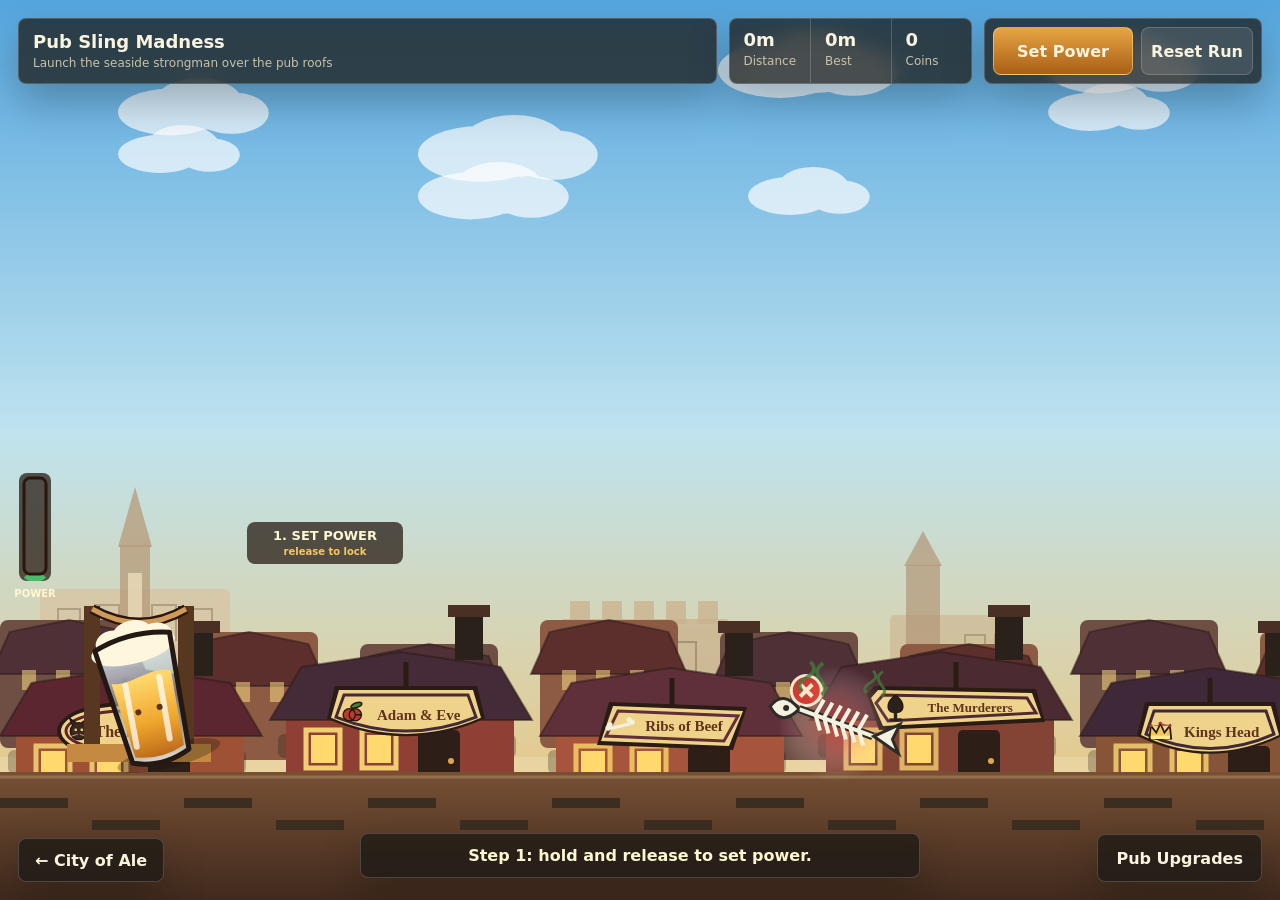
<file: pub-sling-madness/index.html>
<!doctype html>
<html lang="en">
  <head>
    <meta charset="utf-8">
    <meta name="viewport" content="width=device-width, initial-scale=1">
    <title>Pub Sling Madness</title>
    <link rel="stylesheet" href="style.css">
  </head>
  <body>
    <main class="game-shell">
      <canvas id="game" width="1280" height="720" aria-label="Pub Sling Madness game canvas"></canvas>
      <a class="back-link" href="/" target="_top" aria-label="Back to City of Ale">← City of Ale</a>
      <section class="hud" aria-label="Game controls and stats">
        <div class="brand">
          <span>Pub Sling Madness</span>
          <small>Launch the seaside strongman over the pub roofs</small>
        </div>
        <div class="stats">
          <div><b id="distance">0m</b><span>Distance</span></div>
          <div><b id="best">0m</b><span>Best</span></div>
          <div><b id="coins">0</b><span>Coins</span></div>
        </div>
        <div class="controls">
          <button id="launchButton" type="button">Hold to Pull</button>
          <button id="restartButton" type="button">Reset Run</button>
        </div>
      </section>
      <button class="shop-toggle" id="shopToggle" type="button" aria-expanded="false" aria-controls="shopPanel">Pub Upgrades</button>
      <aside class="shop" id="shopPanel" aria-label="Upgrade shop" aria-hidden="true">
        <h2>
          <span>Pub Upgrades</span>
          <button class="shop-close" id="shopClose" type="button" aria-label="Close upgrades">Close</button>
        </h2>
        <button data-upgrade="elastic">
          <span>Better Sling</span>
          <b id="elasticLevel">Lv 1</b>
          <small id="elasticCost">40 coins</small>
        </button>
        <button data-upgrade="bounce">
          <span>Stout Boots</span>
          <b id="bounceLevel">Lv 1</b>
          <small id="bounceCost">45 coins</small>
        </button>
        <button data-upgrade="luck">
          <span>Pub Luck</span>
          <b id="luckLevel">Lv 1</b>
          <small id="luckCost">55 coins</small>
        </button>
      </aside>
      <section class="toast" id="toast">Hold the launch button, release at the sweet spot.</section>
    </main>
    <script src="game.js"></script>
  </body>
</html>
</file>
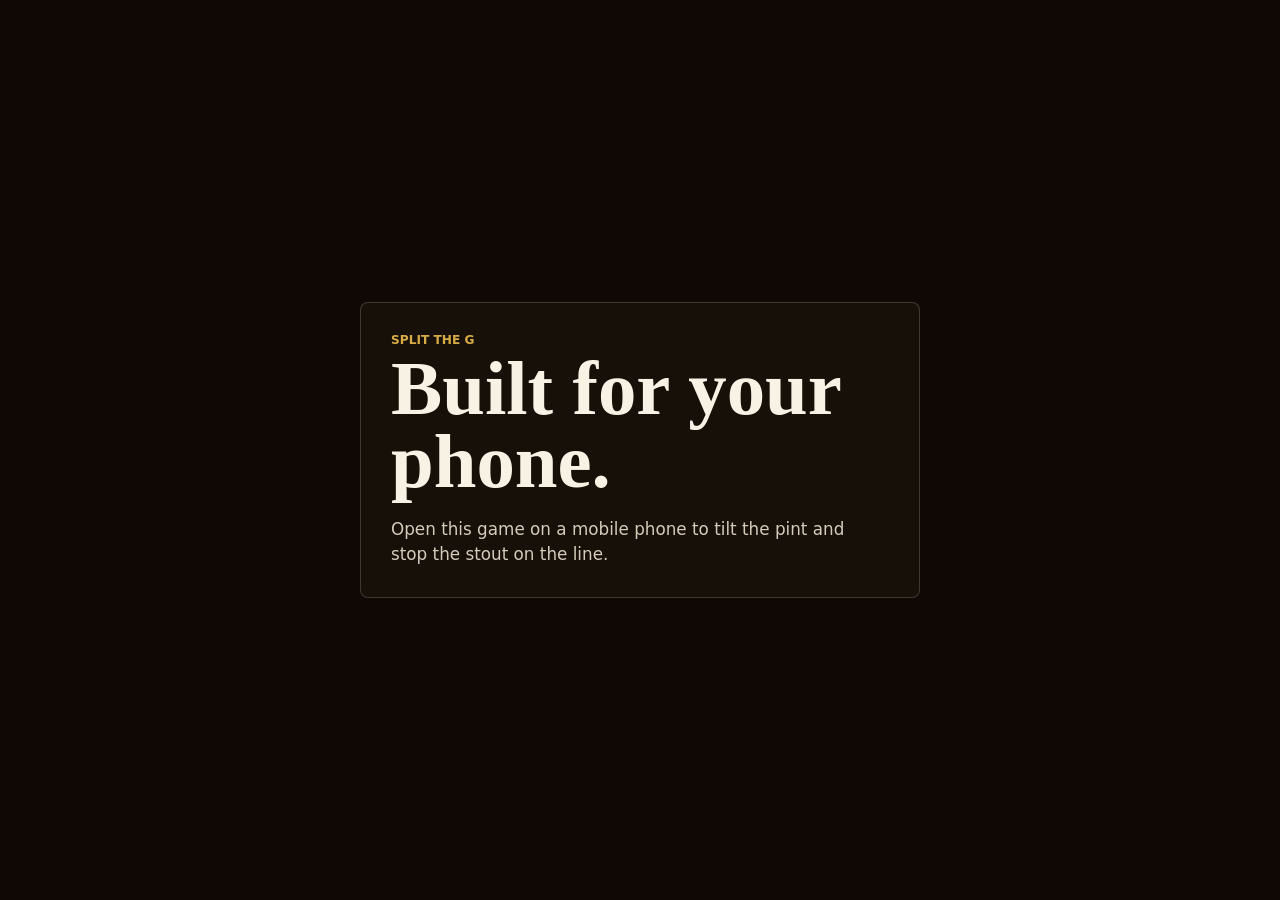
<file: split-the-g/index.html>
<!doctype html>
<html lang="en">
  <head>
    <meta charset="utf-8" />
    <meta name="viewport" content="width=device-width, initial-scale=1" />
    <meta name="screen-orientation" content="portrait" />
    <title>Split the G</title>
    <link rel="stylesheet" href="styles.css?v=32" />
  </head>
  <body>
    <main class="mobile-game" aria-label="Split the G tilt game">
      <div id="practiceGlass" class="pint-glass" aria-hidden="true">
        <div class="pint-liquid-mask">
          <div id="practiceBeer" class="pint-beer"></div>
          <div class="pint-head"></div>
        </div>
        <div class="target-g" aria-hidden="true">G</div>
        <div id="practiceTarget" class="target-zone" aria-hidden="true"><span></span></div>
      </div>

      <header class="game-header">
        <p class="game-name">Split the G</p>
        <div class="header-actions">
          <a class="exit-link" href="../" target="_top">Exit</a>
          <button id="soundToggle" class="icon-button" type="button" aria-pressed="true" aria-label="Toggle sound">Sound on</button>
        </div>
      </header>

      <section class="game-footer" aria-live="polite">
        <section class="game-status">
          <div><span>Round</span><strong id="roundValue">1</strong></div>
          <div><span>Best</span><strong id="bestScore">--</strong></div>
          <div><span>Score</span><strong id="scoreValue">--</strong></div>
        </section>
        <p id="feedback" class="feedback">Tap start, hold your phone straight, then tilt to pour. Straighten it to stop.</p>
        <div class="game-actions">
          <button id="tiltMode" class="primary" type="button" aria-pressed="false">Start tilt</button>
          <button id="practiceReset" type="button">Reset</button>
        </div>
      </section>
      <button id="practiceDrink" class="touch-pour" type="button">Hold to pour</button>
    </main>

    <section class="desktop-message" aria-label="Mobile game notice">
      <div>
        <p class="eyebrow">Split the G</p>
        <h1>Built for your phone.</h1>
        <p>Open this game on a mobile phone to tilt the pint and stop the stout on the line.</p>
      </div>
    </section>

    <script src="script.js?v=32"></script>
  </body>
</html>
</file>
<file: pub-sling-madness/style.css>
:root {
  color-scheme: dark;
  --ink: #f9f4df;
  --muted: #c9c2a8;
  --panel: rgba(26, 25, 21, 0.74);
  --line: rgba(255, 255, 255, 0.18);
  --gold: #f6c85f;
  --ale: #d98924;
  --danger: #e45c4f;
}

* {
  box-sizing: border-box;
}

html,
body {
  height: 100%;
}

body {
  margin: 0;
  overflow: hidden;
  background: #16130e;
  color: var(--ink);
  font-family: Inter, ui-sans-serif, system-ui, -apple-system, BlinkMacSystemFont, "Segoe UI", sans-serif;
}

button {
  border: 1px solid var(--line);
  border-radius: 8px;
  color: var(--ink);
  background: rgba(255, 255, 255, 0.1);
  font: inherit;
  font-weight: 800;
  cursor: pointer;
  transition: transform 120ms ease, background 120ms ease, border-color 120ms ease;
}

button:hover {
  background: rgba(255, 255, 255, 0.17);
  border-color: rgba(255, 255, 255, 0.34);
}

button:active {
  transform: translateY(1px);
}

a {
  color: inherit;
  text-decoration: none;
}

.game-shell {
  position: relative;
  width: 100vw;
  height: 100vh;
  min-height: 560px;
  background: #222;
}

#game {
  position: absolute;
  inset: 0;
  width: 100%;
  height: 100%;
  display: block;
}

.hud {
  position: absolute;
  left: 18px;
  top: 18px;
  right: 18px;
  display: grid;
  grid-template-columns: minmax(240px, 1fr) auto auto;
  gap: 12px;
  align-items: stretch;
  pointer-events: none;
}

.brand,
.stats,
.controls,
.back-link,
.shop-toggle,
.shop,
.toast {
  border: 1px solid var(--line);
  background: var(--panel);
  box-shadow: 0 18px 42px rgba(0, 0, 0, 0.25);
  backdrop-filter: blur(10px);
}

.back-link {
  position: absolute;
  left: 18px;
  bottom: 18px;
  z-index: 4;
  min-height: 44px;
  display: inline-flex;
  align-items: center;
  padding: 0 16px;
  border-radius: 8px;
  font-weight: 900;
  pointer-events: auto;
}

.back-link:hover {
  background: rgba(255, 255, 255, 0.17);
  border-color: rgba(255, 255, 255, 0.34);
}

.brand {
  border-radius: 8px;
  padding: 12px 14px;
  min-width: 0;
}

.brand span {
  display: block;
  font-size: 18px;
  font-weight: 900;
  letter-spacing: 0;
}

.brand small,
.stats span,
.shop small {
  color: var(--muted);
  font-size: 12px;
}

.stats {
  display: grid;
  grid-template-columns: repeat(3, minmax(74px, 1fr));
  border-radius: 8px;
  overflow: hidden;
}

.stats div {
  padding: 10px 14px;
  border-left: 1px solid var(--line);
  min-width: 74px;
}

.stats div:first-child {
  border-left: 0;
}

.stats b {
  display: block;
  font-size: 18px;
}

.controls {
  display: grid;
  grid-template-columns: 140px 112px;
  gap: 8px;
  border-radius: 8px;
  padding: 8px;
  pointer-events: auto;
}

.controls button:first-child {
  background: linear-gradient(180deg, #e6a543, #a95f16);
  border-color: rgba(255, 222, 141, 0.55);
}

.shop-toggle {
  position: absolute;
  right: 18px;
  bottom: 18px;
  z-index: 4;
  min-height: 48px;
  padding: 0 18px;
  pointer-events: auto;
}

.shop {
  position: absolute;
  right: 18px;
  bottom: 76px;
  z-index: 5;
  width: min(315px, calc(100vw - 36px));
  border-radius: 8px;
  padding: 12px;
  pointer-events: auto;
  opacity: 0;
  transform: translateY(12px) scale(0.98);
  visibility: hidden;
  transition: opacity 140ms ease, transform 140ms ease, visibility 140ms ease;
}

.shop.open {
  opacity: 1;
  transform: translateY(0) scale(1);
  visibility: visible;
}

.shop h2 {
  display: flex;
  justify-content: space-between;
  align-items: center;
  gap: 12px;
  margin: 0 0 10px;
  font-size: 16px;
}

.shop-close {
  min-height: 34px;
  padding: 0 10px;
  font-size: 12px;
}

.shop button[data-upgrade] {
  width: 100%;
  min-height: 58px;
  margin-top: 8px;
  display: grid;
  grid-template-columns: 1fr auto;
  grid-template-rows: auto auto;
  align-items: center;
  gap: 2px 10px;
  padding: 9px 11px;
  text-align: left;
}

.shop button[data-upgrade] small {
  grid-column: 1 / 3;
}

.shop button[data-upgrade].affordable {
  border-color: rgba(246, 200, 95, 0.62);
}

.toast {
  position: absolute;
  left: 50%;
  bottom: 22px;
  transform: translateX(-50%);
  width: min(560px, calc(100vw - 380px));
  min-width: 260px;
  border-radius: 8px;
  padding: 12px 16px;
  text-align: center;
  font-weight: 800;
  color: #fff7d0;
}

@media (max-width: 820px) {
  .hud {
    grid-template-columns: 1fr;
    right: auto;
    width: calc(100vw - 36px);
  }

  .controls {
    grid-template-columns: 1fr 1fr;
  }

  .shop {
    left: 18px;
    right: 18px;
    width: auto;
    bottom: 76px;
    max-height: calc(100vh - 285px);
    overflow-y: auto;
  }

  .toast {
    bottom: 82px;
    width: calc(100vw - 36px);
  }

  .back-link {
    bottom: 18px;
    min-height: 42px;
    padding: 0 12px;
    font-size: 13px;
  }
}
</file>
<file: split-the-g/styles.css>
:root {
  color-scheme: dark;
  --ink: #f8f2e4;
  --muted: #d4cbbb;
  --cream: #f5ead0;
  --gold: #d6aa45;
  --line: rgba(248, 242, 228, 0.18);
  font-family: Inter, ui-sans-serif, system-ui, -apple-system, BlinkMacSystemFont, "Segoe UI", sans-serif;
}

* { box-sizing: border-box; }
html, body { min-height: 100%; }
body { min-height: 100dvh; margin: 0; color: var(--ink); background: #080402; }

button { min-height: 46px; border: 1px solid var(--line); border-radius: 8px; padding: 0 15px; color: var(--ink); background: rgba(15, 10, 6, 0.5); font: inherit; font-weight: 850; }
button:focus-visible { outline: 3px solid var(--gold); outline-offset: 3px; }
.mobile-game { display: none; }

.desktop-message { min-height: 100dvh; display: grid; place-items: center; padding: 32px; background: #100804; }
.desktop-message > div { width: min(560px, 100%); padding: 30px; border: 1px solid var(--line); border-radius: 8px; background: #171009; }
.eyebrow { margin: 0 0 6px; color: var(--gold); font-size: .76rem; font-weight: 900; text-transform: uppercase; }
h1 { margin: 0; font-family: Georgia, "Times New Roman", serif; font-size: clamp(2.6rem, 7vw, 4.8rem); line-height: .95; }
.desktop-message p:not(.eyebrow) { max-width: 44ch; margin: 18px 0 0; color: var(--muted); font-size: 1.05rem; line-height: 1.5; }

@media (max-width: 700px), (hover: none) and (pointer: coarse) and (orientation: landscape) {
  body { overflow: hidden; background: #080402; }
  .desktop-message { display: none; }

  .mobile-game { position: relative; isolation: isolate; min-height: 100dvh; display: block; overflow: hidden; background: #090401; touch-action: none; }

  .pint-glass { --target-center: 25%; --target-band: 14%; position: absolute; inset: 0; z-index: 0; overflow: hidden; background: #050201; }
  .pint-liquid-mask { position: absolute; inset: 0; overflow: hidden; }
  .pint-beer, .pint-head { position: absolute; left: 0; right: 0; bottom: 0; }
  .pint-beer { height: 100%; background: radial-gradient(ellipse at 50% 20%, rgba(71, 39, 16, .52), transparent 42%), linear-gradient(90deg, #020100, #180c05 48%, #020100); transition: height 100ms linear; }
  .pint-head { bottom: calc(var(--beer-height, 100%) - 16px); height: 38px; background: radial-gradient(circle at 22% 45%, rgba(255,255,255,.82), transparent 13%), radial-gradient(circle at 58% 35%, rgba(255,255,255,.6), transparent 16%), var(--cream); transition: bottom 100ms linear; }

  .target-g { position: absolute; top: calc(var(--target-center) - 10%); left: 50%; z-index: 1; transform: translateX(-50%); color: rgba(245,234,208,.92); font-family: Georgia, "Times New Roman", serif; font-size: clamp(6rem, 34vw, 11rem); font-weight: 950; line-height: .9; text-shadow: 0 3px 18px rgba(0,0,0,.58); }
  .target-zone { position: absolute; top: calc(var(--target-center) - var(--target-band) / 2); left: 50%; z-index: 2; width: 46%; height: var(--target-band); transform: translateX(-50%); border: 1px solid rgba(214,170,69,.74); border-radius: 999px; background: rgba(214,170,69,.16); box-shadow: 0 0 20px rgba(214,170,69,.4); pointer-events: none; }
  .target-zone span { position: absolute; left: 12%; right: 12%; top: 50%; height: 2px; transform: translateY(-50%); background: var(--gold); box-shadow: 0 0 12px rgba(214,170,69,.9); }

  .game-header { position: absolute; top: max(12px, env(safe-area-inset-top)); left: 12px; right: 12px; z-index: 4; display: flex; align-items: center; justify-content: space-between; gap: 10px; }
  .game-name { margin: 0; color: rgba(248,242,228,.86); font-family: Georgia, "Times New Roman", serif; font-size: 1.35rem; font-weight: 800; text-shadow: 0 1px 8px rgba(0,0,0,.6); }
  .header-actions { display: flex; gap: 6px; align-items: center; }
  .exit-link, .icon-button { min-height: 38px; display: inline-flex; align-items: center; border: 1px solid var(--line); border-radius: 8px; padding: 0 10px; color: var(--ink); background: rgba(8,4,2,.38); backdrop-filter: blur(7px); font-size: .7rem; font-weight: 850; text-decoration: none; }
  .icon-button { min-height: 38px; white-space: nowrap; }

  .game-footer { position: absolute; left: 12px; right: 12px; bottom: max(12px, env(safe-area-inset-bottom)); z-index: 4; }
  .game-status { display: grid; grid-template-columns: repeat(3, 1fr); gap: 6px; margin-bottom: 8px; }
  .game-status div { min-height: 48px; display: grid; place-items: center; align-content: center; border: 1px solid var(--line); border-radius: 8px; background: rgba(8,4,2,.38); backdrop-filter: blur(7px); }
  .game-status span { color: var(--muted); font-size: .62rem; font-weight: 850; text-transform: uppercase; }
  .game-status strong { font-size: 1.08rem; }
  .feedback { min-height: 38px; margin: 0 0 8px; color: var(--cream); text-align: center; font-size: .82rem; font-weight: 750; line-height: 1.3; text-shadow: 0 1px 8px rgba(0,0,0,.7); }
  .game-actions { display: grid; grid-template-columns: 1fr auto; gap: 7px; }
  .game-actions .primary { border-color: rgba(214,170,69,.82); color: #211609; background: var(--gold); }
  .touch-pour { display: none; }
}

@media (max-width: 390px) {
  .game-header { top: max(8px, env(safe-area-inset-top)); left: 9px; right: 9px; }
  .game-footer { left: 9px; right: 9px; bottom: max(9px, env(safe-area-inset-bottom)); }
  .game-name { font-size: 1.15rem; }
  .target-g { font-size: 9rem; }
}
</file>
